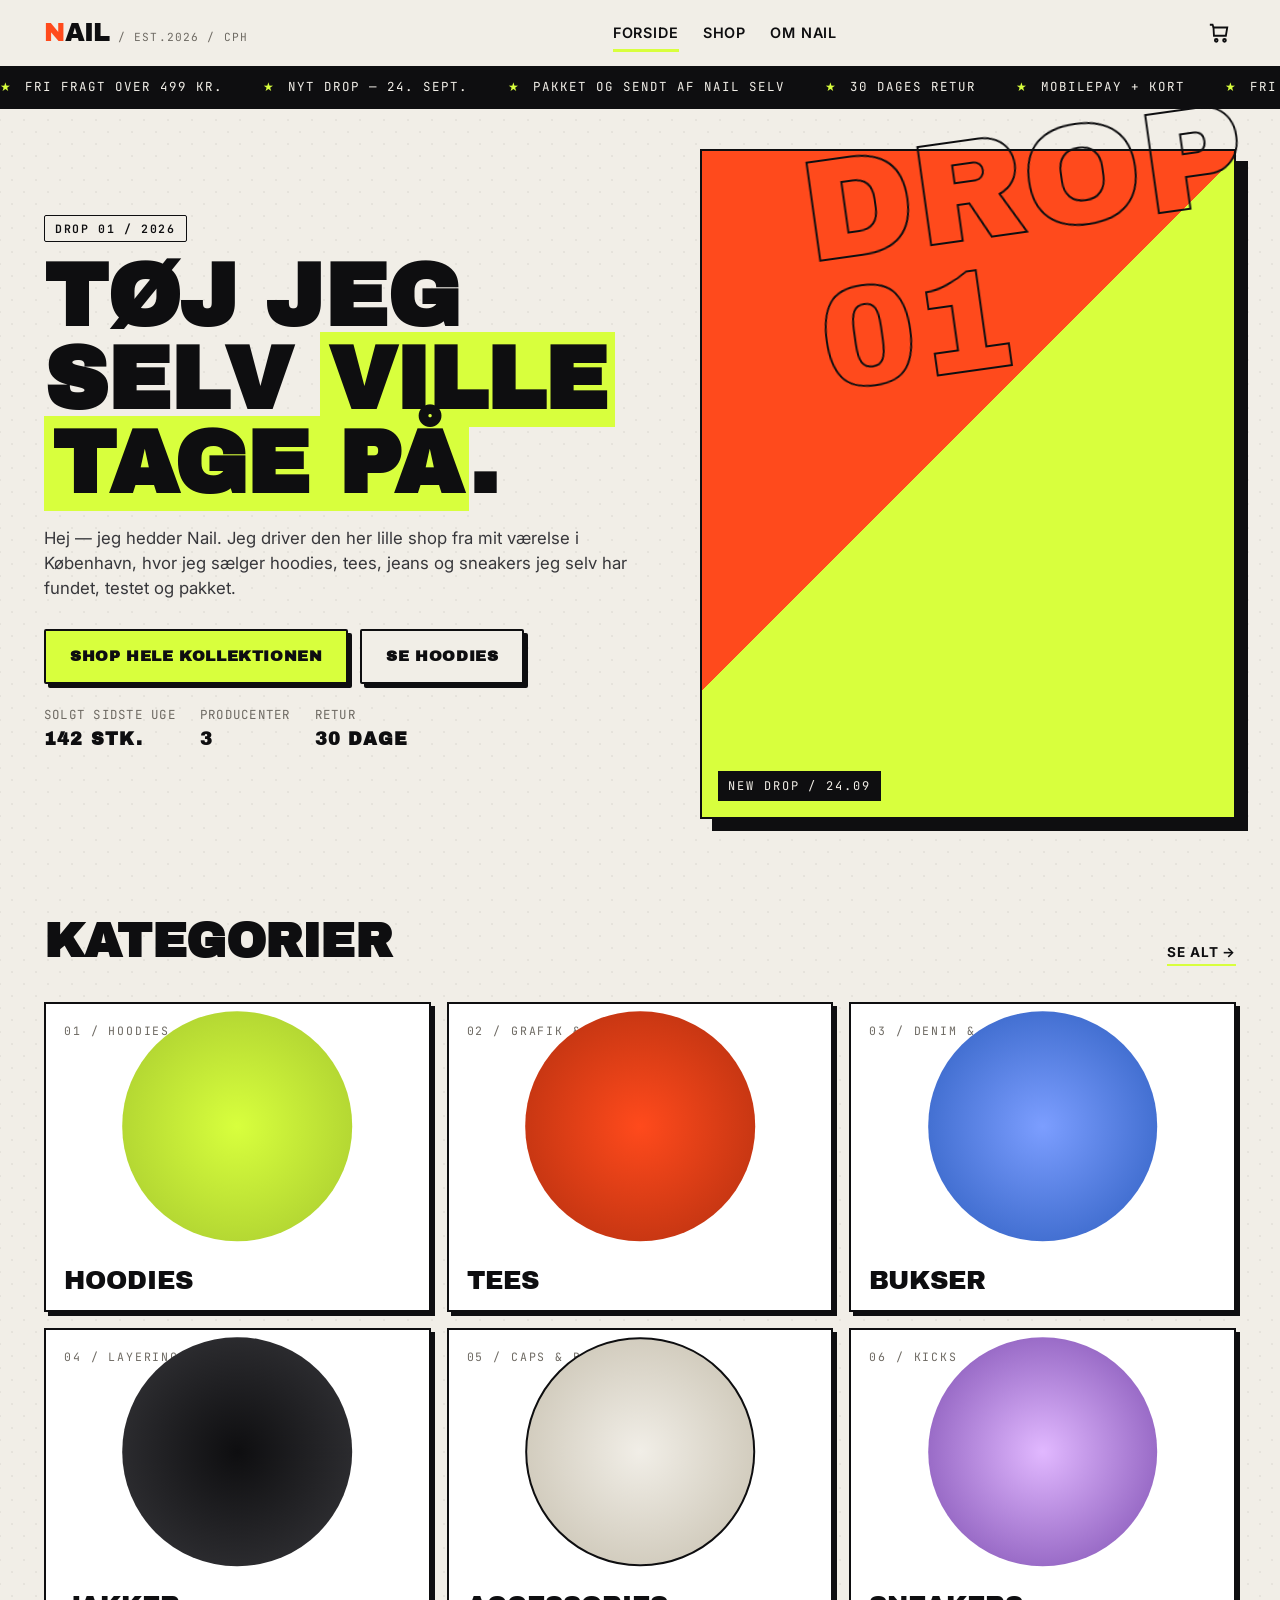
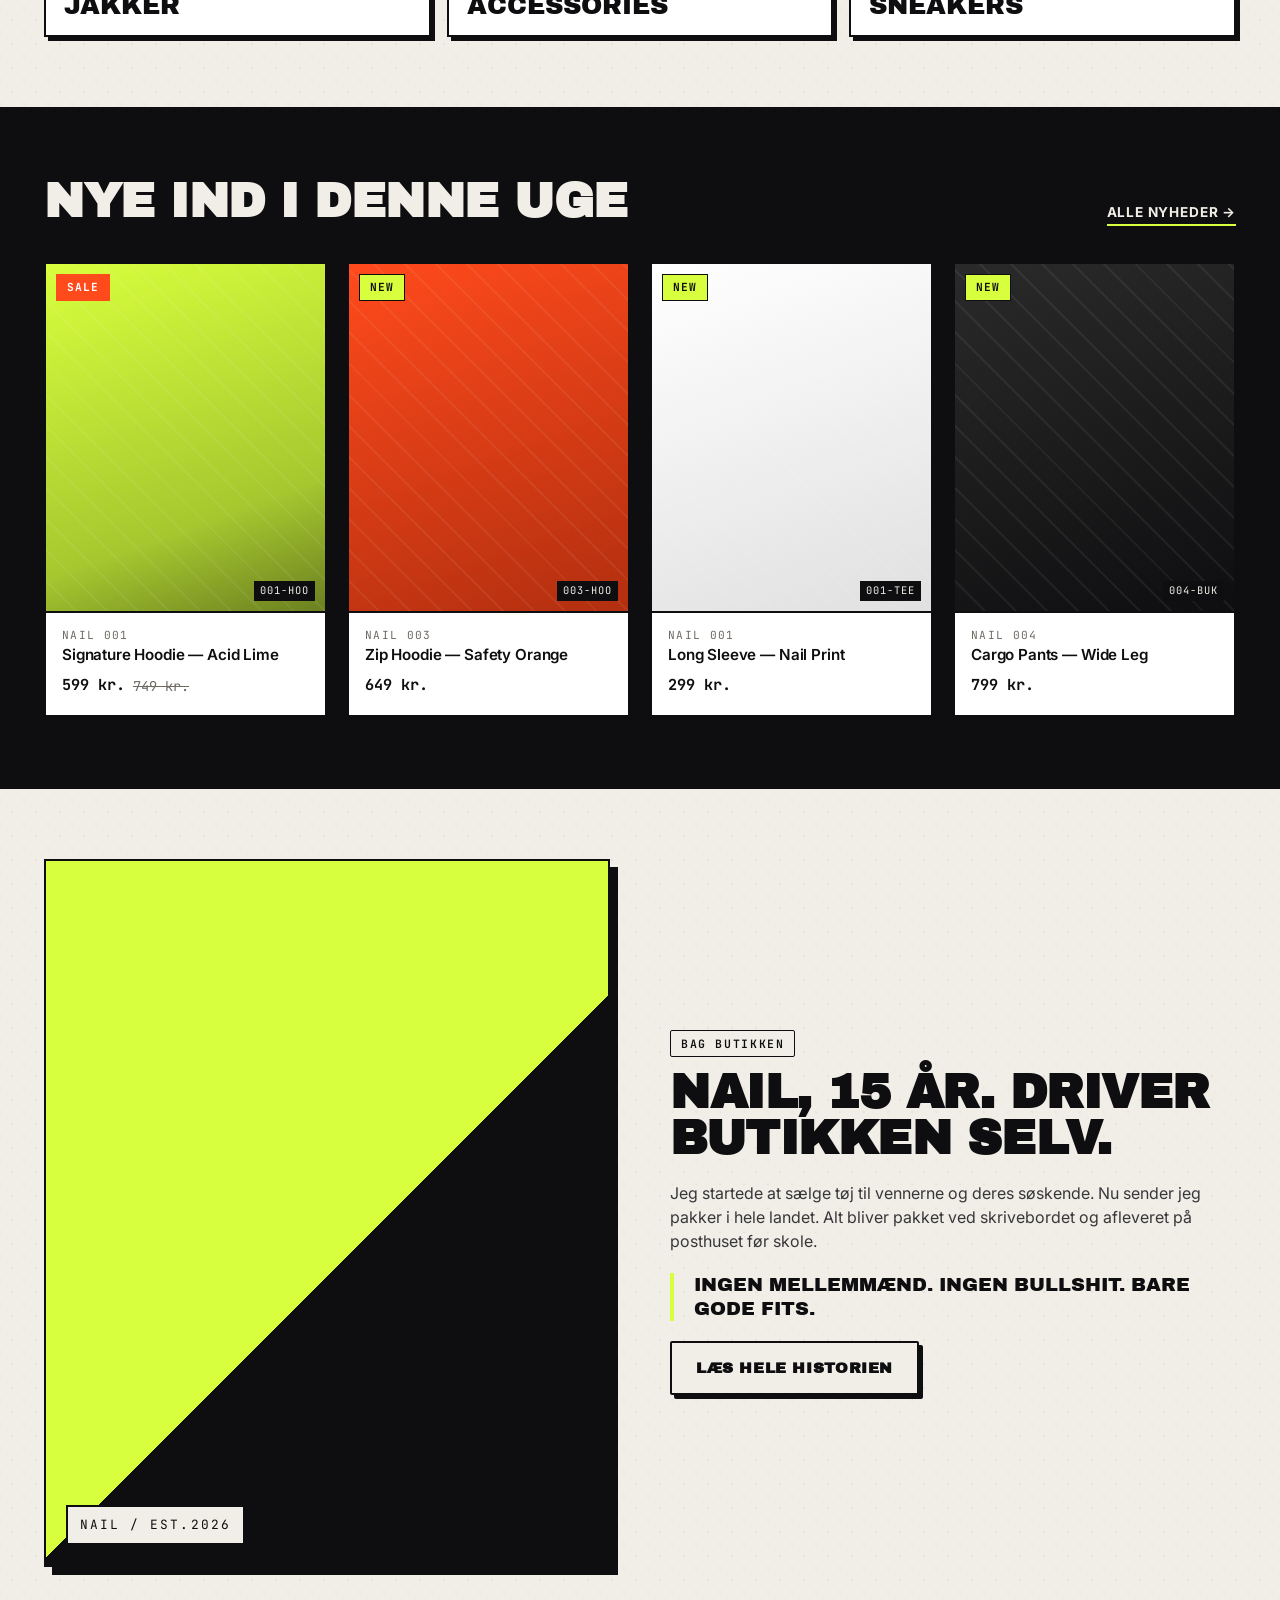
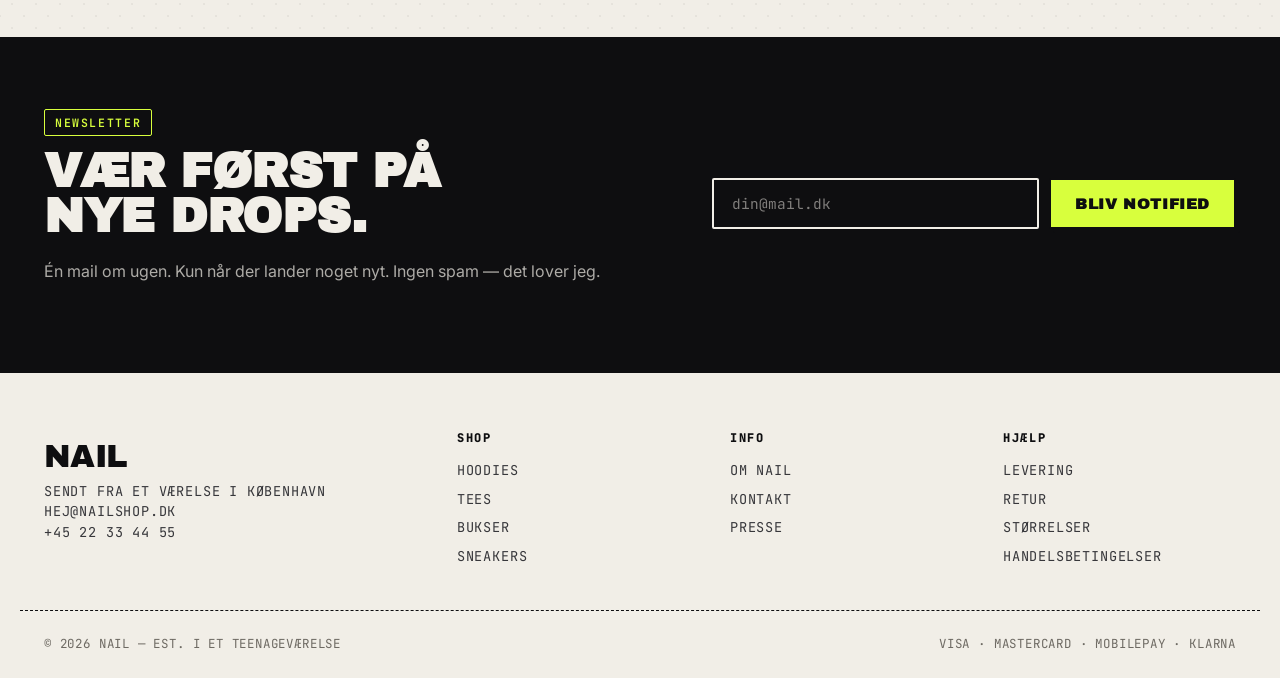
<file: nail-shop/index.html>
<!DOCTYPE html>
<html lang="da">
<head>
<meta charset="UTF-8" />
<meta name="viewport" content="width=device-width, initial-scale=1.0" />
<title>NAIL — Streetwear fra teenageren selv</title>
<meta name="description" content="NAIL. Streetwear, hoodies og sneakers — udvalgt og solgt af Nail. Fri fragt over 499 kr." />
<link rel="stylesheet" href="css/styles.css" />
<link rel="preconnect" href="https://fonts.googleapis.com">
<link rel="preconnect" href="https://fonts.gstatic.com" crossorigin>
<link href="https://fonts.googleapis.com/css2?family=Archivo+Black&family=Inter:wght@400;500;600;700&family=JetBrains+Mono:wght@400;500;700&display=swap" rel="stylesheet">
</head>
<body>
<header class="site-header">
  <div class="container header-inner">
    <a href="index.html" class="brand">
      <span class="brand-mark">NAIL</span>
      <span class="brand-tag">/ EST.2026 / CPH</span>
    </a>
    <nav class="main-nav" aria-label="Hovednavigation">
      <a href="index.html" class="active">Forside</a>
      <a href="shop.html">Shop</a>
      <a href="about.html">Om Nail</a>
    </nav>
    <div class="header-actions">
      <a href="cart.html" class="cart-link" aria-label="Se kurv">
        <svg viewBox="0 0 24 24" width="22" height="22" fill="none" stroke="currentColor" stroke-width="2"><path d="M6 6h15l-1.5 9h-13z"/><circle cx="9" cy="20" r="1.5"/><circle cx="18" cy="20" r="1.5"/><path d="M6 6L5 3H2"/></svg>
        <span class="cart-count" data-cart-count>0</span>
      </a>
      <button class="menu-toggle" aria-label="Åbn menu" aria-expanded="false">
        <span></span><span></span><span></span>
      </button>
    </div>
  </div>
</header>

<div class="ticker" aria-hidden="true">
  <div class="ticker-track">
    <span>Fri fragt over 499 kr.</span>
    <span>Nyt drop — 24. sept.</span>
    <span>Pakket og sendt af Nail selv</span>
    <span>30 dages retur</span>
    <span>MobilePay + kort</span>
    <span>Fri fragt over 499 kr.</span>
    <span>Nyt drop — 24. sept.</span>
    <span>Pakket og sendt af Nail selv</span>
    <span>30 dages retur</span>
    <span>MobilePay + kort</span>
  </div>
</div>

<main>
  <section class="hero">
    <div class="container hero-inner">
      <div class="hero-copy">
        <span class="eyebrow">Drop 01 / 2026</span>
        <h1>Tøj jeg selv <span class="highlight">ville tage på</span>.</h1>
        <p class="lede">
          Hej — jeg hedder Nail. Jeg driver den her lille shop fra mit værelse i København,
          hvor jeg sælger hoodies, tees, jeans og sneakers jeg selv har fundet, testet og pakket.
        </p>
        <div class="hero-actions">
          <a href="shop.html" class="btn btn-primary">Shop hele kollektionen</a>
          <a href="shop.html?category=hoodies" class="btn btn-secondary">Se hoodies</a>
        </div>
        <div class="hero-meta">
          <div><span>Solgt sidste uge</span><strong>142 stk.</strong></div>
          <div><span>Producenter</span><strong>3</strong></div>
          <div><span>Retur</span><strong>30 dage</strong></div>
        </div>
      </div>
      <div class="hero-visual" aria-hidden="true">
        <span class="hero-stamp">DROP<br/>01</span>
        <div class="hero-frame-shadow"></div>
        <div class="hero-frame"></div>
      </div>
    </div>
  </section>

  <section class="section">
    <div class="container">
      <div class="section-head">
        <h2>Kategorier</h2>
        <a href="shop.html" class="link-arrow">Se alt →</a>
      </div>
      <div class="category-grid">
        <a href="shop.html?category=hoodies" class="category-card cat-hoodies">
          <span class="cat-num">01 / Hoodies & Shirts</span>
          <div class="cat-swatch"></div>
          <span class="cat-name">Hoodies</span>
        </a>
        <a href="shop.html?category=tees" class="category-card cat-tees">
          <span class="cat-num">02 / Grafik & Blank</span>
          <div class="cat-swatch"></div>
          <span class="cat-name">Tees</span>
        </a>
        <a href="shop.html?category=bukser" class="category-card cat-bukser">
          <span class="cat-num">03 / Denim & Cargo</span>
          <div class="cat-swatch"></div>
          <span class="cat-name">Bukser</span>
        </a>
        <a href="shop.html?category=jakker" class="category-card cat-jakker">
          <span class="cat-num">04 / Layering</span>
          <div class="cat-swatch"></div>
          <span class="cat-name">Jakker</span>
        </a>
        <a href="shop.html?category=caps" class="category-card cat-caps">
          <span class="cat-num">05 / Caps & Bags</span>
          <div class="cat-swatch"></div>
          <span class="cat-name">Accessories</span>
        </a>
        <a href="shop.html?category=sko" class="category-card cat-sko">
          <span class="cat-num">06 / Kicks</span>
          <div class="cat-swatch"></div>
          <span class="cat-name">Sneakers</span>
        </a>
      </div>
    </div>
  </section>

  <section class="section section-alt">
    <div class="container">
      <div class="section-head">
        <h2>Nye ind i denne uge</h2>
        <a href="shop.html" class="link-arrow" style="color:var(--paper);border-color:var(--accent)">Alle nyheder →</a>
      </div>
      <div class="product-grid" data-featured-products></div>
    </div>
  </section>

  <section class="section">
    <div class="container founder">
      <div class="founder-visual" aria-hidden="true"></div>
      <div>
        <span class="eyebrow">Bag butikken</span>
        <h2>Nail, 15 år. Driver butikken selv.</h2>
        <p>
          Jeg startede at sælge tøj til vennerne og deres søskende. Nu sender jeg pakker
          i hele landet. Alt bliver pakket ved skrivebordet og afleveret på posthuset før skole.
        </p>
        <blockquote>Ingen mellemmænd. Ingen bullshit. Bare gode fits.</blockquote>
        <a href="about.html" class="btn btn-secondary">Læs hele historien</a>
      </div>
    </div>
  </section>

  <section class="section section-alt">
    <div class="container newsletter-inner">
      <div>
        <span class="eyebrow" style="border-color:var(--accent);color:var(--accent)">Newsletter</span>
        <h2>Vær først på nye drops.</h2>
        <p>Én mail om ugen. Kun når der lander noget nyt. Ingen spam — det lover jeg.</p>
      </div>
      <form class="newsletter-form" onsubmit="event.preventDefault(); this.querySelector('button').textContent='Tak — tjek din inbox'; this.reset()">
        <input type="email" required placeholder="din@mail.dk" aria-label="E-mail" />
        <button type="submit" class="btn btn-primary">Bliv notified</button>
      </form>
    </div>
  </section>
</main>

<footer class="site-footer">
  <div class="container footer-grid">
    <div>
      <span class="brand-mark">NAIL</span>
      <p>Sendt fra et værelse i København<br/>hej@nailshop.dk<br/>+45 22 33 44 55</p>
    </div>
    <div>
      <h4>Shop</h4>
      <a href="shop.html?category=hoodies">Hoodies</a>
      <a href="shop.html?category=tees">Tees</a>
      <a href="shop.html?category=bukser">Bukser</a>
      <a href="shop.html?category=sko">Sneakers</a>
    </div>
    <div>
      <h4>Info</h4>
      <a href="about.html">Om Nail</a>
      <a href="#">Kontakt</a>
      <a href="#">Presse</a>
    </div>
    <div>
      <h4>Hjælp</h4>
      <a href="#">Levering</a>
      <a href="#">Retur</a>
      <a href="#">Størrelser</a>
      <a href="#">Handelsbetingelser</a>
    </div>
  </div>
  <div class="container footer-bottom">
    <span>© 2026 NAIL — Est. i et teenageværelse</span>
    <span>Visa · Mastercard · MobilePay · Klarna</span>
  </div>
</footer>

<script src="js/products.js"></script>
<script src="js/cart.js"></script>
<script src="js/main.js"></script>
</body>
</html>
</file>
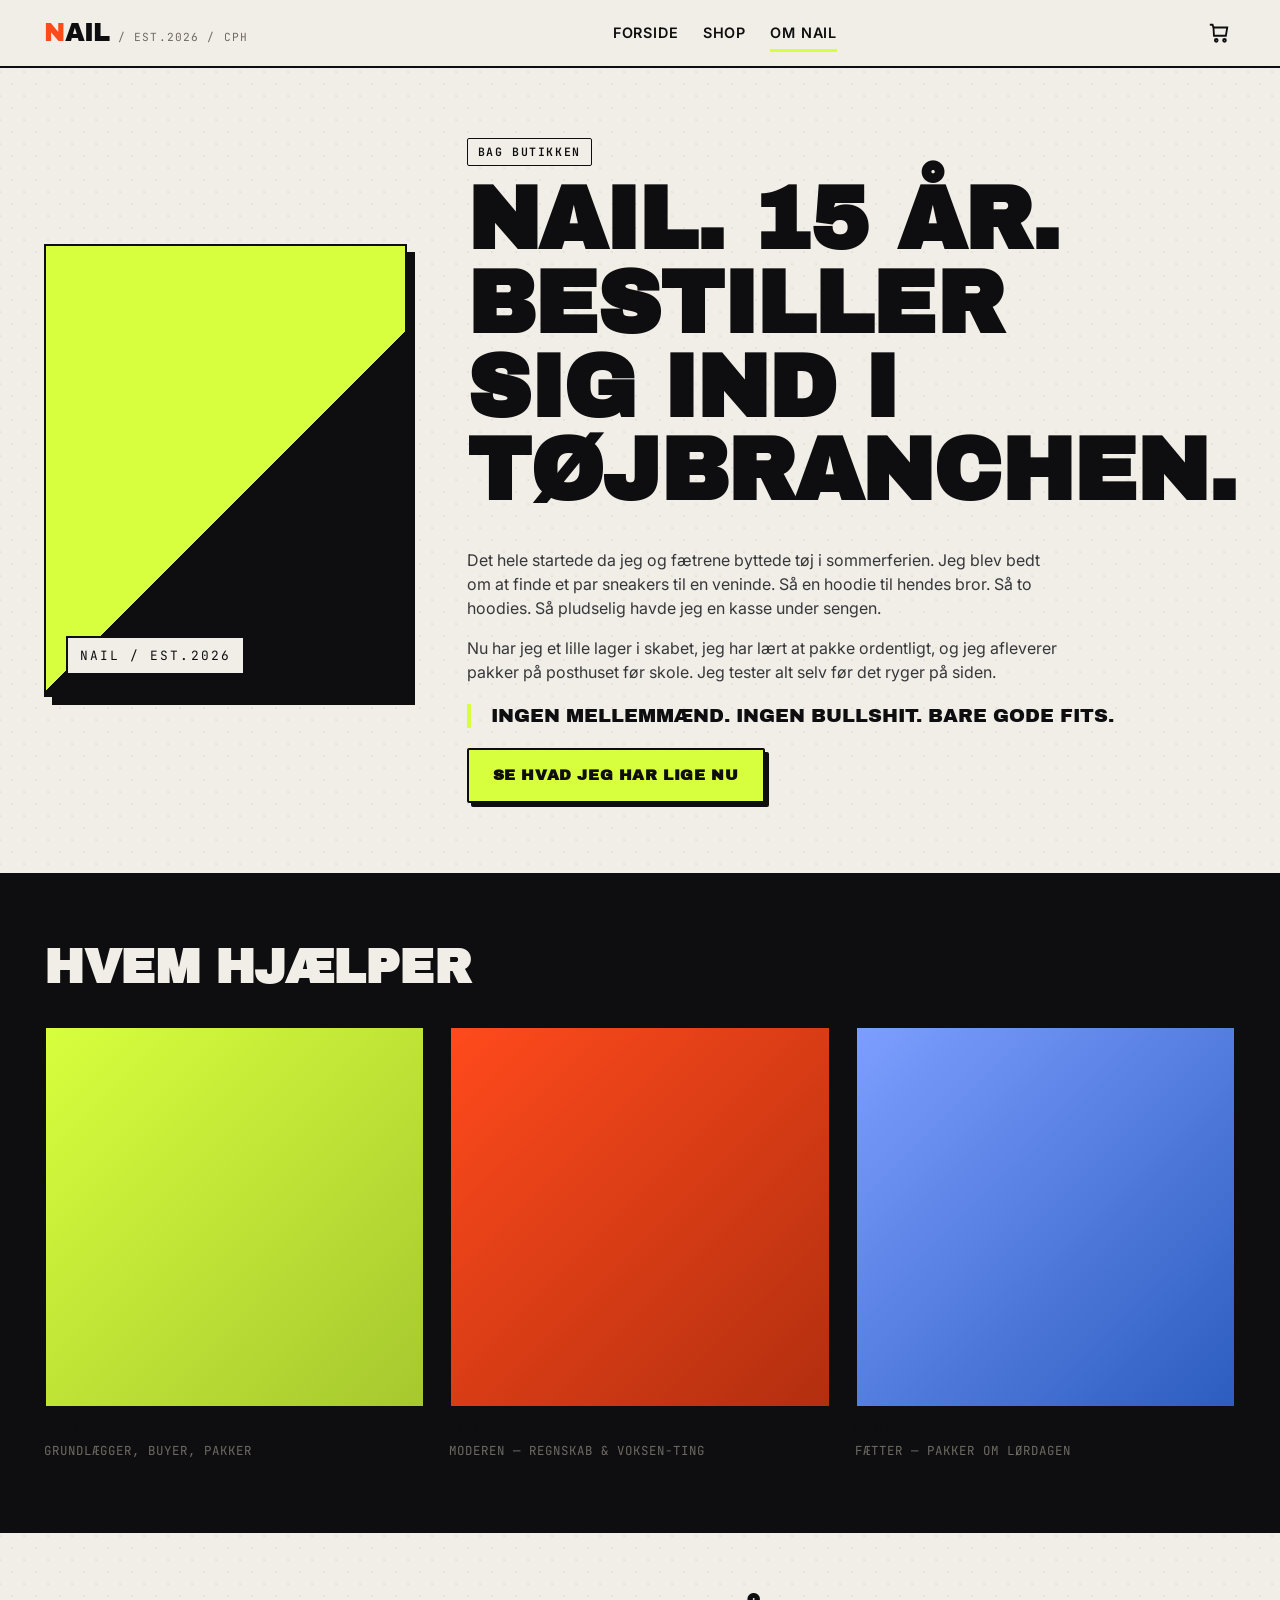
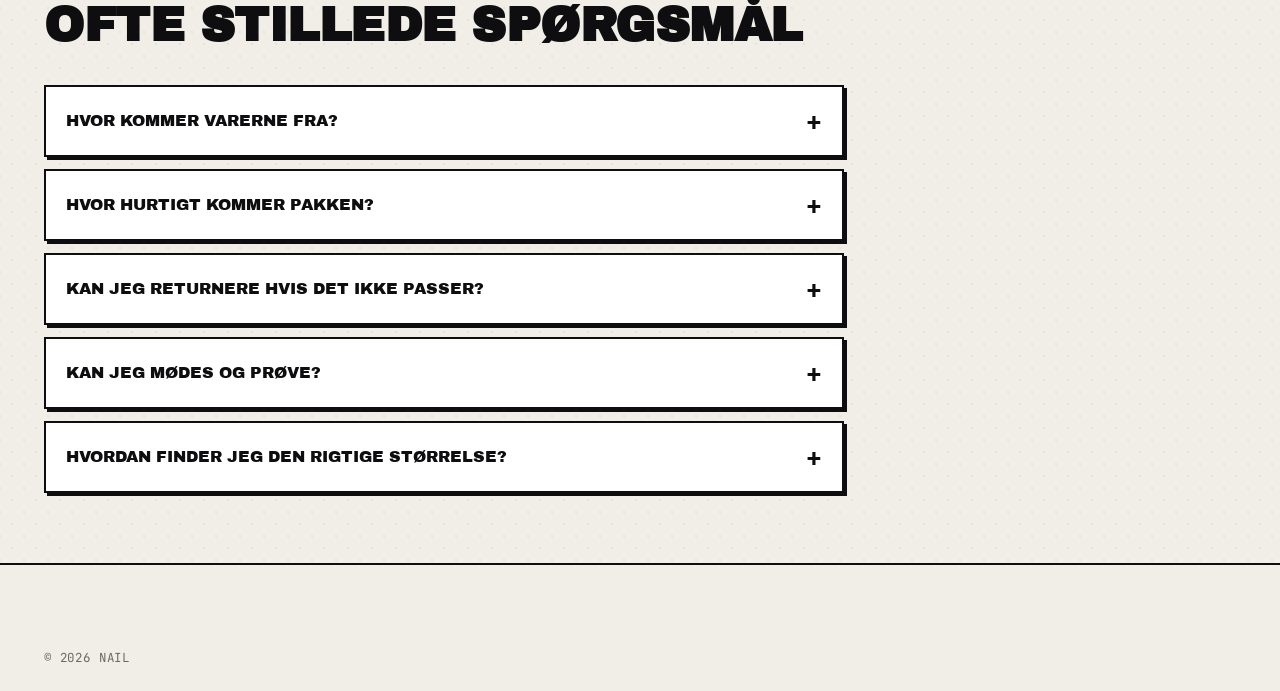
<file: nail-shop/about.html>
<!DOCTYPE html>
<html lang="da">
<head>
<meta charset="UTF-8" />
<meta name="viewport" content="width=device-width, initial-scale=1.0" />
<title>Om Nail — NAIL</title>
<link rel="stylesheet" href="css/styles.css" />
<link href="https://fonts.googleapis.com/css2?family=Archivo+Black&family=Inter:wght@400;500;600;700&family=JetBrains+Mono:wght@400;500;700&display=swap" rel="stylesheet">
</head>
<body>
<header class="site-header">
  <div class="container header-inner">
    <a href="index.html" class="brand">
      <span class="brand-mark">NAIL</span>
      <span class="brand-tag">/ EST.2026 / CPH</span>
    </a>
    <nav class="main-nav">
      <a href="index.html">Forside</a>
      <a href="shop.html">Shop</a>
      <a href="about.html" class="active">Om Nail</a>
    </nav>
    <div class="header-actions">
      <a href="cart.html" class="cart-link">
        <svg viewBox="0 0 24 24" width="22" height="22" fill="none" stroke="currentColor" stroke-width="2"><path d="M6 6h15l-1.5 9h-13z"/><circle cx="9" cy="20" r="1.5"/><circle cx="18" cy="20" r="1.5"/><path d="M6 6L5 3H2"/></svg>
        <span class="cart-count" data-cart-count>0</span>
      </a>
    </div>
  </div>
</header>

<main>
  <section class="section">
    <div class="container founder">
      <div class="founder-visual" aria-hidden="true"></div>
      <div>
        <span class="eyebrow">Bag butikken</span>
        <h1>Nail. 15 år. Bestiller sig ind i tøjbranchen.</h1>
        <p>
          Det hele startede da jeg og fætrene byttede tøj i sommerferien. Jeg blev
          bedt om at finde et par sneakers til en veninde. Så en hoodie til hendes bror.
          Så to hoodies. Så pludselig havde jeg en kasse under sengen.
        </p>
        <p>
          Nu har jeg et lille lager i skabet, jeg har lært at pakke ordentligt, og jeg
          afleverer pakker på posthuset før skole. Jeg tester alt selv før det ryger på siden.
        </p>
        <blockquote>Ingen mellemmænd. Ingen bullshit. Bare gode fits.</blockquote>
        <a href="shop.html" class="btn btn-primary">Se hvad jeg har lige nu</a>
      </div>
    </div>
  </section>

  <section class="section section-alt">
    <div class="container">
      <div class="section-head"><h2>Hvem hjælper</h2></div>
      <div class="team-grid">
        <div class="team-card"><div class="avatar" style="--c1:#D8FF3D;--c2:#A6C82F"></div><h4>Nail</h4><span>Grundlægger, buyer, pakker</span></div>
        <div class="team-card"><div class="avatar" style="--c1:#FF4A1C;--c2:#B22F0F"></div><h4>Amina</h4><span>Moderen — regnskab & voksen-ting</span></div>
        <div class="team-card"><div class="avatar" style="--c1:#7C9EFF;--c2:#2C5DBF"></div><h4>Milo</h4><span>Fætter — pakker om lørdagen</span></div>
      </div>
    </div>
  </section>

  <section class="section">
    <div class="container">
      <div class="section-head"><h2>Ofte stillede spørgsmål</h2></div>
      <div class="faq">
        <details>
          <summary>Hvor kommer varerne fra?</summary>
          <p>De fleste hoodies og tees produceres i Portugal via en lille producent min mor har fundet. Sneakers og accessories vælger jeg selv fra kollektioner jeg tror på.</p>
        </details>
        <details>
          <summary>Hvor hurtigt kommer pakken?</summary>
          <p>1-3 hverdage. Bestiller du inden kl. 15 på en hverdag, ligger pakken på posthuset dagen efter.</p>
        </details>
        <details>
          <summary>Kan jeg returnere hvis det ikke passer?</summary>
          <p>Ja. Du har 30 dage, og returlabelen ligger i pakken. Skriv til hej@nailshop.dk hvis der er noget.</p>
        </details>
        <details>
          <summary>Kan jeg mødes og prøve?</summary>
          <p>Kun hvis du er en ven af huset. Skriv til mig først.</p>
        </details>
        <details>
          <summary>Hvordan finder jeg den rigtige størrelse?</summary>
          <p>På hver produktside står der hvordan den sidder — regular, oversize, mv. Er du i tvivl, så skriv, jeg svarer typisk inden for få timer efter skole.</p>
        </details>
      </div>
    </div>
  </section>
</main>

<footer class="site-footer">
  <div class="container footer-bottom"><span>© 2026 NAIL</span></div>
</footer>

<script src="js/products.js"></script>
<script src="js/cart.js"></script>
<script src="js/main.js"></script>
</body>
</html>
</file>
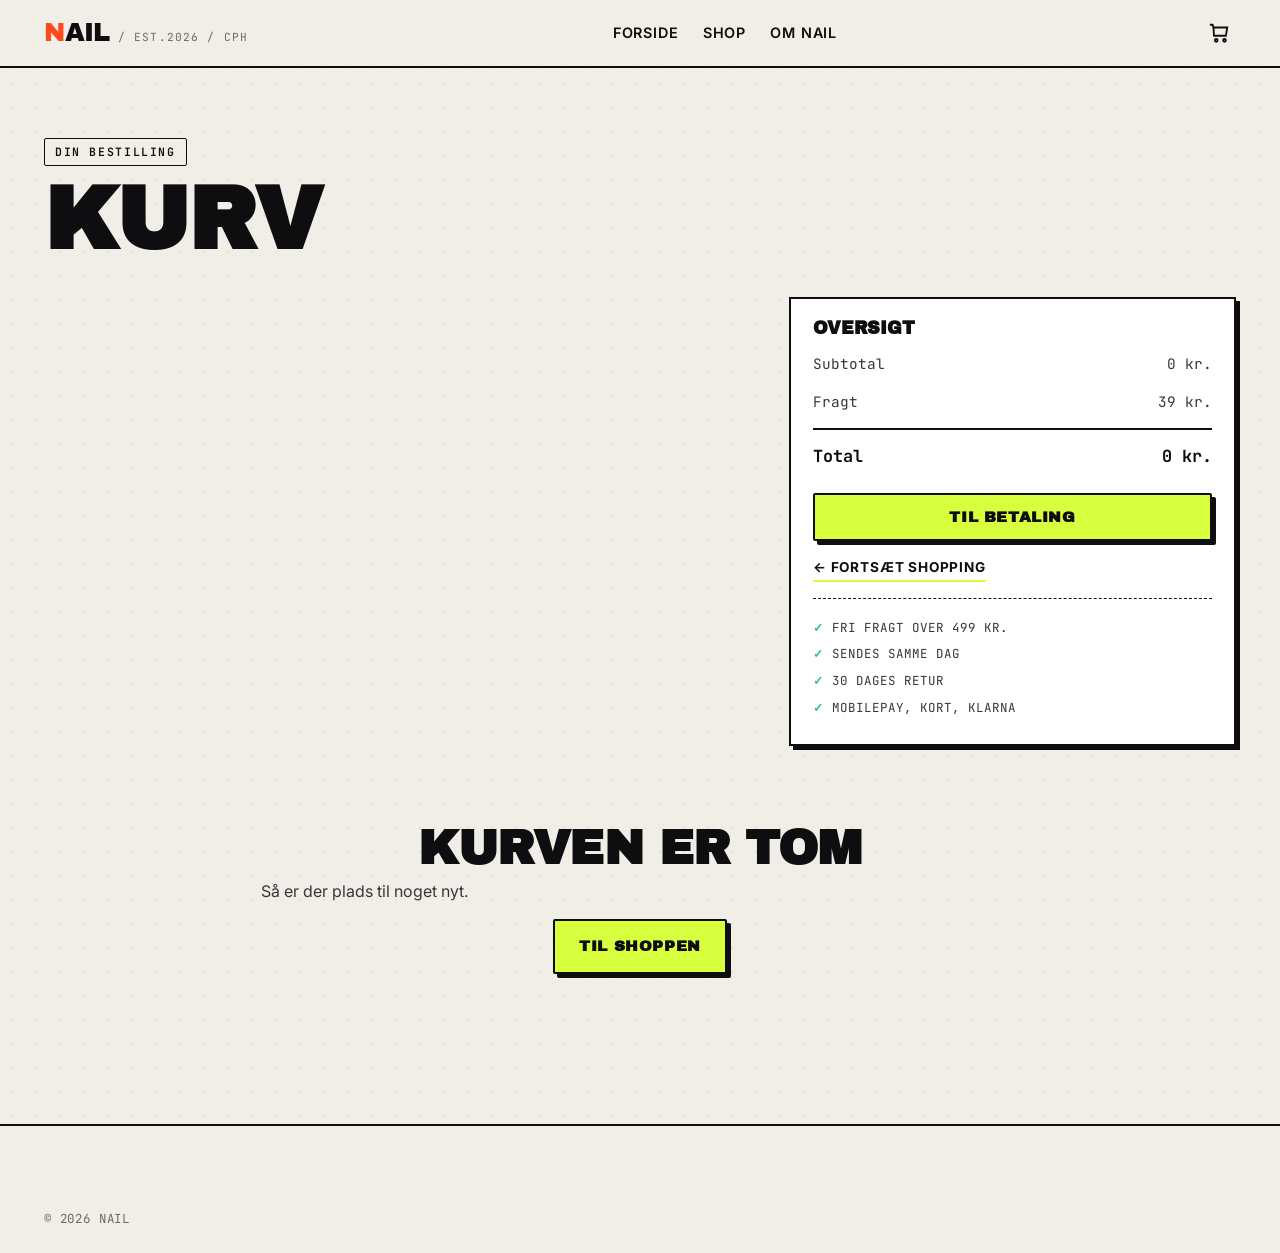
<file: nail-shop/cart.html>
<!DOCTYPE html>
<html lang="da">
<head>
<meta charset="UTF-8" />
<meta name="viewport" content="width=device-width, initial-scale=1.0" />
<title>Kurv — NAIL</title>
<link rel="stylesheet" href="css/styles.css" />
<link href="https://fonts.googleapis.com/css2?family=Archivo+Black&family=Inter:wght@400;500;600;700&family=JetBrains+Mono:wght@400;500;700&display=swap" rel="stylesheet">
</head>
<body>
<header class="site-header">
  <div class="container header-inner">
    <a href="index.html" class="brand">
      <span class="brand-mark">NAIL</span>
      <span class="brand-tag">/ EST.2026 / CPH</span>
    </a>
    <nav class="main-nav">
      <a href="index.html">Forside</a>
      <a href="shop.html">Shop</a>
      <a href="about.html">Om Nail</a>
    </nav>
    <div class="header-actions">
      <a href="cart.html" class="cart-link active">
        <svg viewBox="0 0 24 24" width="22" height="22" fill="none" stroke="currentColor" stroke-width="2"><path d="M6 6h15l-1.5 9h-13z"/><circle cx="9" cy="20" r="1.5"/><circle cx="18" cy="20" r="1.5"/><path d="M6 6L5 3H2"/></svg>
        <span class="cart-count" data-cart-count>0</span>
      </a>
    </div>
  </div>
</header>

<main>
  <section class="section">
    <div class="container">
      <span class="eyebrow">Din bestilling</span>
      <h1>Kurv</h1>
      <div class="cart-layout" data-cart-layout>
        <div class="cart-lines" data-cart-lines></div>
        <aside class="cart-summary">
          <h3>Oversigt</h3>
          <dl>
            <div><dt>Subtotal</dt><dd data-cart-subtotal>0 kr.</dd></div>
            <div><dt>Fragt</dt><dd data-cart-shipping>39 kr.</dd></div>
            <div class="total"><dt>Total</dt><dd data-cart-total>0 kr.</dd></div>
          </dl>
          <button class="btn btn-primary btn-block" data-checkout>Til betaling</button>
          <a href="shop.html" class="link-arrow" style="display:inline-block;margin-top:16px">← Fortsæt shopping</a>
          <ul class="perks">
            <li>Fri fragt over 499 kr.</li>
            <li>Sendes samme dag</li>
            <li>30 dages retur</li>
            <li>MobilePay, kort, Klarna</li>
          </ul>
        </aside>
      </div>
      <div class="cart-empty" data-cart-empty hidden>
        <h2>Kurven er tom</h2>
        <p>Så er der plads til noget nyt.</p>
        <a href="shop.html" class="btn btn-primary">Til shoppen</a>
      </div>
    </div>
  </section>
</main>

<footer class="site-footer">
  <div class="container footer-bottom"><span>© 2026 NAIL</span></div>
</footer>

<script src="js/products.js"></script>
<script src="js/cart.js"></script>
<script src="js/cart-page.js"></script>
<script src="js/main.js"></script>
</body>
</html>
</file>
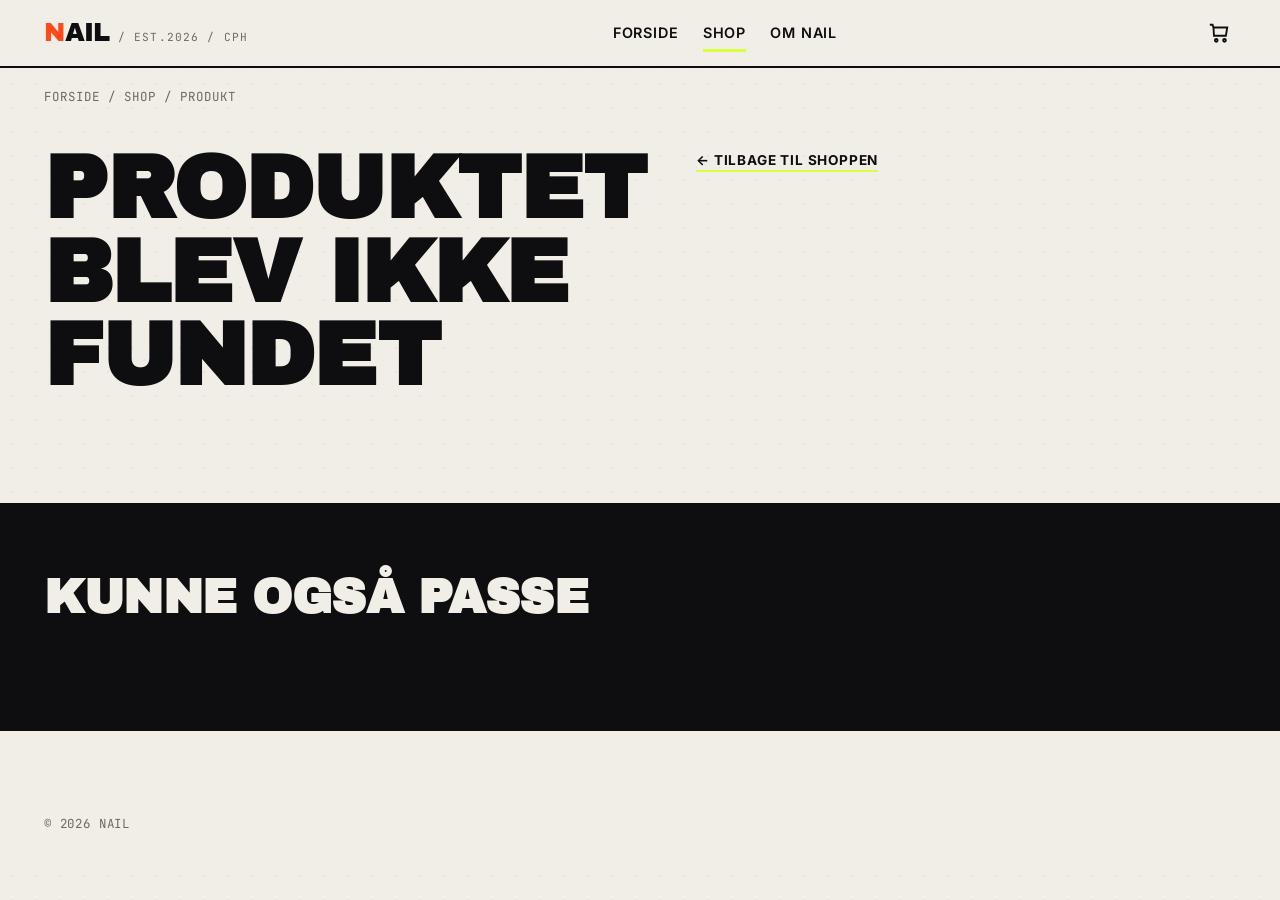
<file: nail-shop/product.html>
<!DOCTYPE html>
<html lang="da">
<head>
<meta charset="UTF-8" />
<meta name="viewport" content="width=device-width, initial-scale=1.0" />
<title>Produkt — NAIL</title>
<link rel="stylesheet" href="css/styles.css" />
<link href="https://fonts.googleapis.com/css2?family=Archivo+Black&family=Inter:wght@400;500;600;700&family=JetBrains+Mono:wght@400;500;700&display=swap" rel="stylesheet">
</head>
<body>
<header class="site-header">
  <div class="container header-inner">
    <a href="index.html" class="brand">
      <span class="brand-mark">NAIL</span>
      <span class="brand-tag">/ EST.2026 / CPH</span>
    </a>
    <nav class="main-nav">
      <a href="index.html">Forside</a>
      <a href="shop.html" class="active">Shop</a>
      <a href="about.html">Om Nail</a>
    </nav>
    <div class="header-actions">
      <a href="cart.html" class="cart-link" aria-label="Se kurv">
        <svg viewBox="0 0 24 24" width="22" height="22" fill="none" stroke="currentColor" stroke-width="2"><path d="M6 6h15l-1.5 9h-13z"/><circle cx="9" cy="20" r="1.5"/><circle cx="18" cy="20" r="1.5"/><path d="M6 6L5 3H2"/></svg>
        <span class="cart-count" data-cart-count>0</span>
      </a>
    </div>
  </div>
</header>

<main>
  <div class="container">
    <nav class="crumbs" aria-label="Sti">
      <a href="index.html">Forside</a> / <a href="shop.html">Shop</a> / <span data-crumb-name>Produkt</span>
    </nav>
  </div>
  <section class="pdp" data-product-detail>
    <p class="container">Indlæser produkt…</p>
  </section>

  <section class="section section-alt">
    <div class="container">
      <div class="section-head"><h2>Kunne også passe</h2></div>
      <div class="product-grid" data-related-products></div>
    </div>
  </section>
</main>

<footer class="site-footer">
  <div class="container footer-bottom"><span>© 2026 NAIL</span></div>
</footer>

<script src="js/products.js"></script>
<script src="js/cart.js"></script>
<script src="js/product.js"></script>
<script src="js/main.js"></script>
</body>
</html>
</file>
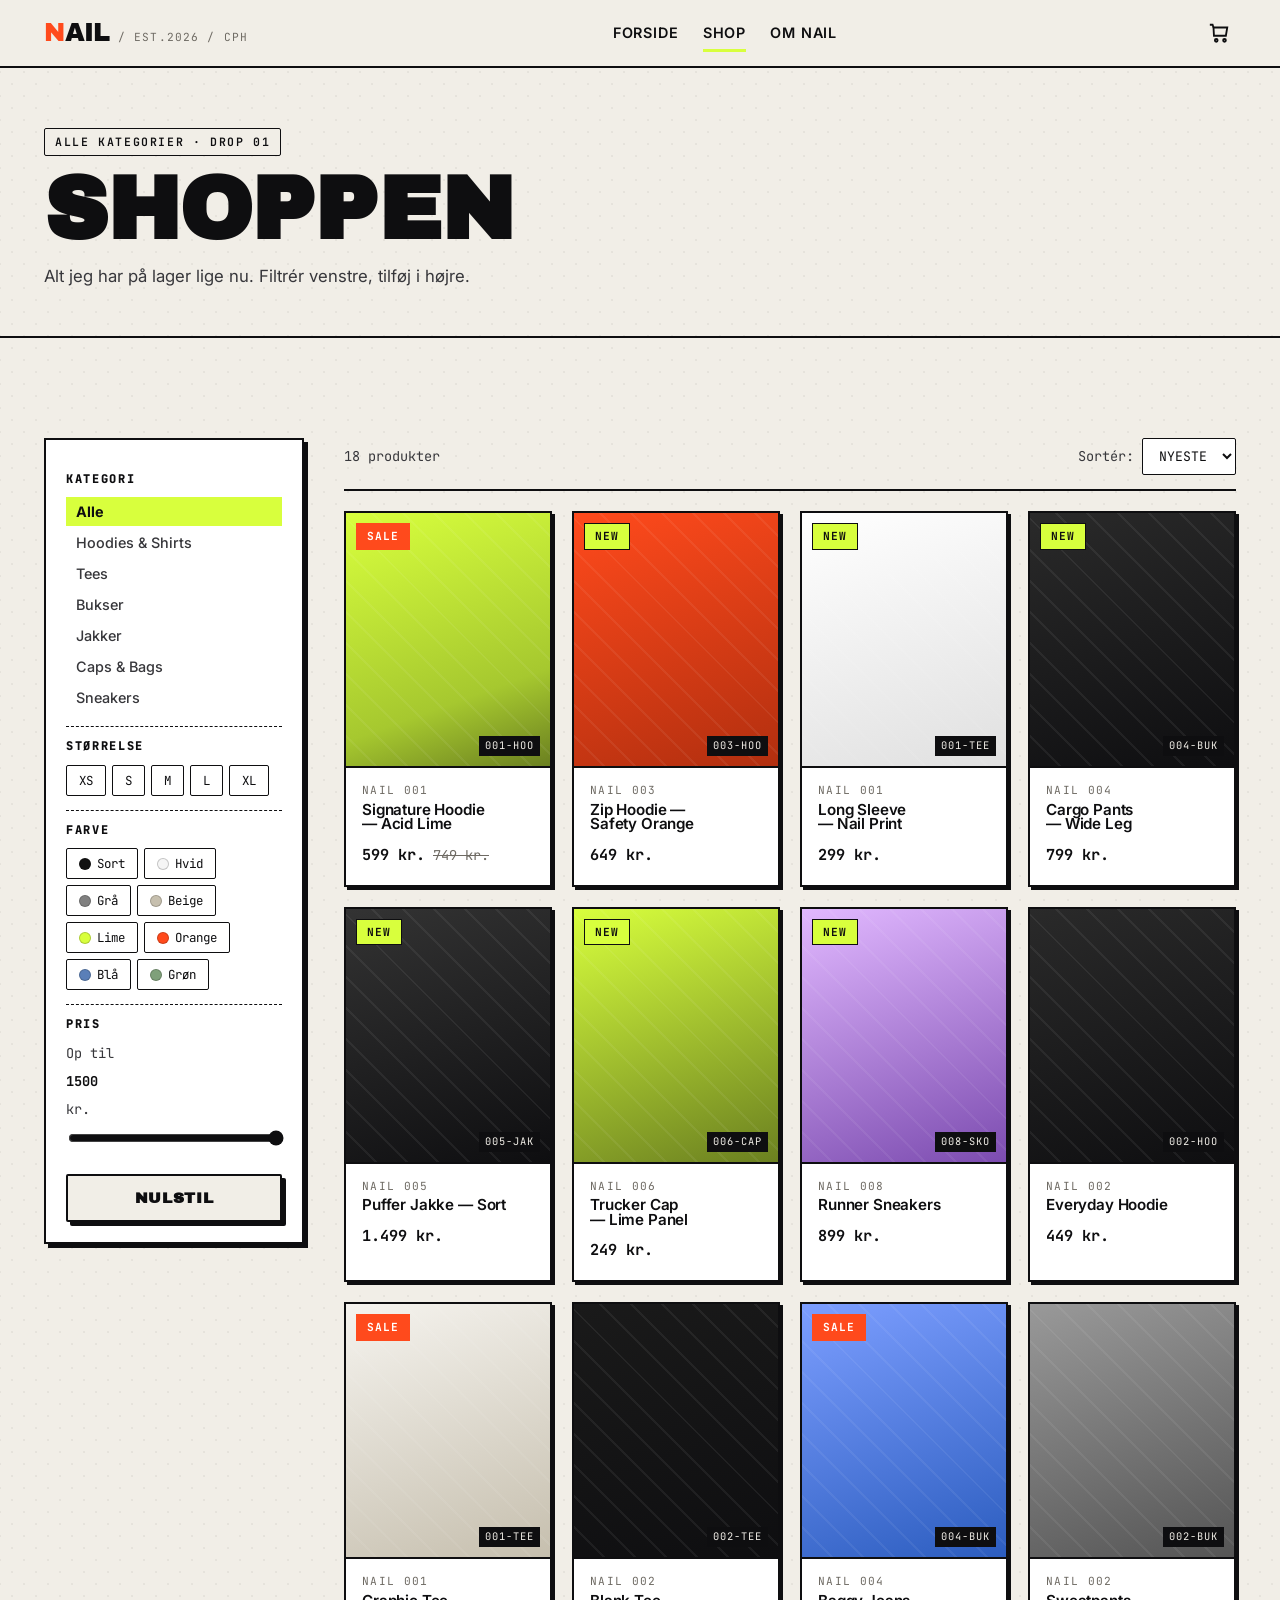
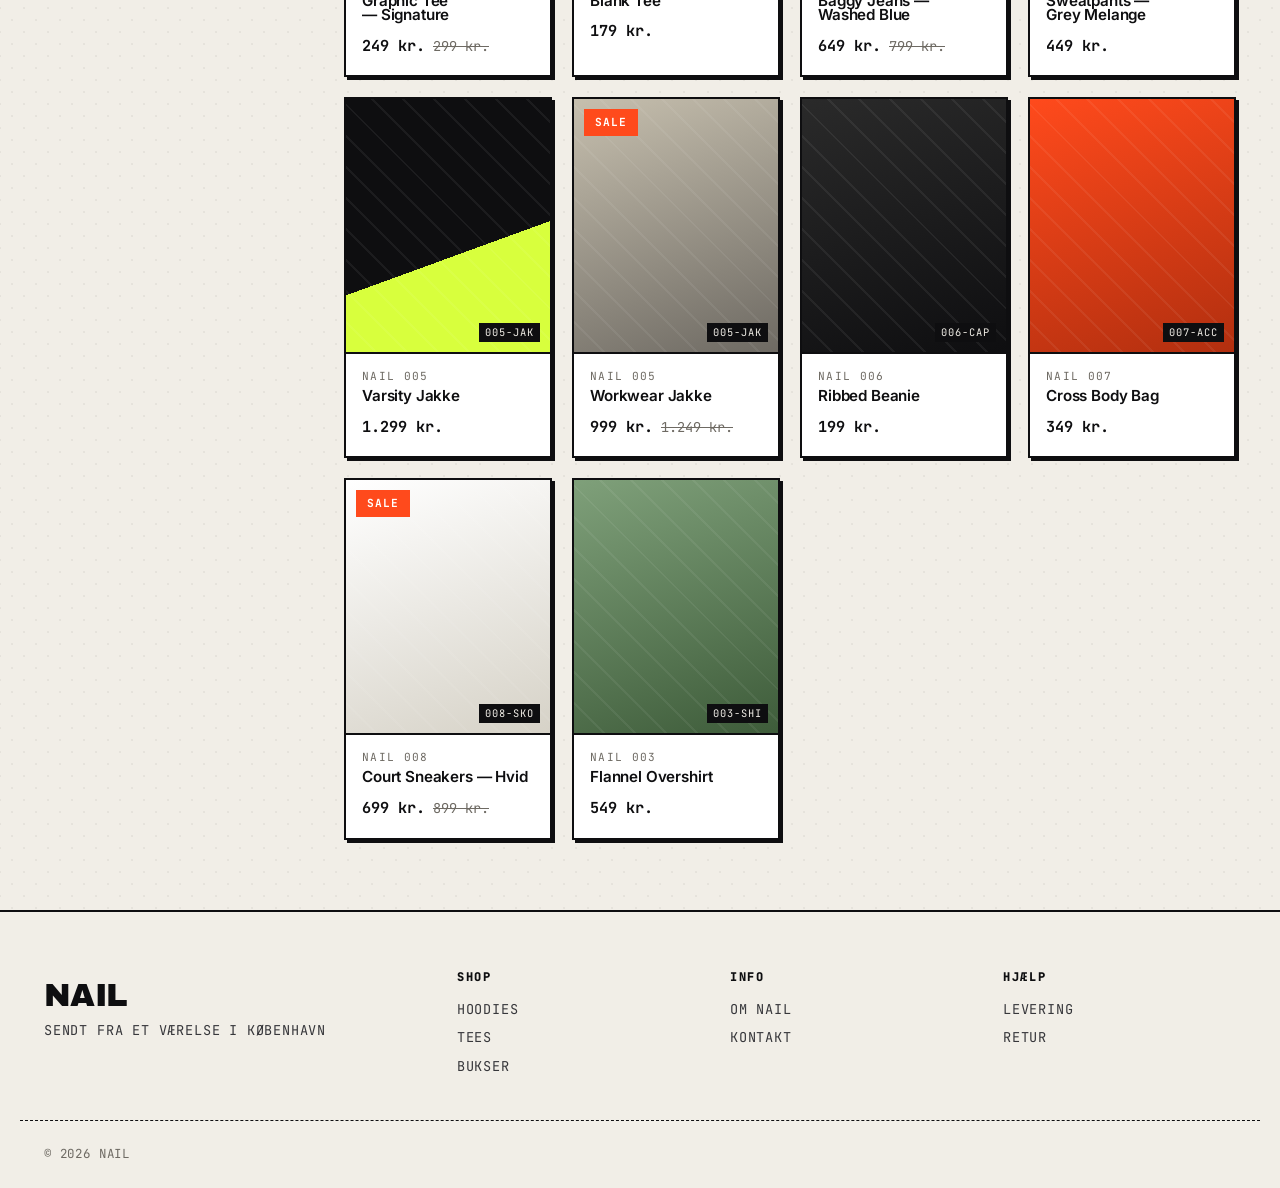
<file: nail-shop/shop.html>
<!DOCTYPE html>
<html lang="da">
<head>
<meta charset="UTF-8" />
<meta name="viewport" content="width=device-width, initial-scale=1.0" />
<title>Shop — NAIL</title>
<link rel="stylesheet" href="css/styles.css" />
<link href="https://fonts.googleapis.com/css2?family=Archivo+Black&family=Inter:wght@400;500;600;700&family=JetBrains+Mono:wght@400;500;700&display=swap" rel="stylesheet">
</head>
<body>
<header class="site-header">
  <div class="container header-inner">
    <a href="index.html" class="brand">
      <span class="brand-mark">NAIL</span>
      <span class="brand-tag">/ EST.2026 / CPH</span>
    </a>
    <nav class="main-nav">
      <a href="index.html">Forside</a>
      <a href="shop.html" class="active">Shop</a>
      <a href="about.html">Om Nail</a>
    </nav>
    <div class="header-actions">
      <a href="cart.html" class="cart-link" aria-label="Se kurv">
        <svg viewBox="0 0 24 24" width="22" height="22" fill="none" stroke="currentColor" stroke-width="2"><path d="M6 6h15l-1.5 9h-13z"/><circle cx="9" cy="20" r="1.5"/><circle cx="18" cy="20" r="1.5"/><path d="M6 6L5 3H2"/></svg>
        <span class="cart-count" data-cart-count>0</span>
      </a>
      <button class="menu-toggle" aria-label="Åbn menu"><span></span><span></span><span></span></button>
    </div>
  </div>
</header>

<main>
  <section class="shop-hero">
    <div class="container">
      <span class="eyebrow">Alle kategorier · Drop 01</span>
      <h1>Shoppen</h1>
      <p class="lede">Alt jeg har på lager lige nu. Filtrér venstre, tilføj i højre.</p>
    </div>
  </section>

  <section class="section shop-layout">
    <div class="container shop-grid">
      <aside class="shop-filters" aria-label="Filtre">
        <div class="filter-block">
          <h3>Kategori</h3>
          <ul class="filter-list" data-filter="category">
            <li><button data-value="all" class="active">Alle</button></li>
            <li><button data-value="hoodies">Hoodies & Shirts</button></li>
            <li><button data-value="tees">Tees</button></li>
            <li><button data-value="bukser">Bukser</button></li>
            <li><button data-value="jakker">Jakker</button></li>
            <li><button data-value="caps">Caps & Bags</button></li>
            <li><button data-value="sko">Sneakers</button></li>
          </ul>
        </div>
        <div class="filter-block">
          <h3>Størrelse</h3>
          <div class="chip-row" data-filter="size">
            <button data-value="XS">XS</button>
            <button data-value="S">S</button>
            <button data-value="M">M</button>
            <button data-value="L">L</button>
            <button data-value="XL">XL</button>
          </div>
        </div>
        <div class="filter-block">
          <h3>Farve</h3>
          <div class="chip-row" data-filter="color">
            <button data-value="Sort" style="--sw:#111">Sort</button>
            <button data-value="Hvid" style="--sw:#f5f5f5">Hvid</button>
            <button data-value="Grå" style="--sw:#808080">Grå</button>
            <button data-value="Beige" style="--sw:#c6bfae">Beige</button>
            <button data-value="Lime" style="--sw:#D8FF3D">Lime</button>
            <button data-value="Orange" style="--sw:#FF4A1C">Orange</button>
            <button data-value="Blå" style="--sw:#5a7fb8">Blå</button>
            <button data-value="Grøn" style="--sw:#7fa07a">Grøn</button>
          </div>
        </div>
        <div class="filter-block">
          <h3>Pris</h3>
          <label class="price-range">
            Op til <output data-price-out>1500</output> kr.
            <input type="range" min="0" max="1500" step="50" value="1500" data-filter="price" />
          </label>
        </div>
        <button class="btn btn-secondary btn-block" data-reset-filters>Nulstil</button>
      </aside>

      <div>
        <div class="shop-toolbar">
          <span data-result-count>0 produkter</span>
          <label class="sort">
            Sortér:
            <select data-sort>
              <option value="new">Nyeste</option>
              <option value="price-asc">Pris ↑</option>
              <option value="price-desc">Pris ↓</option>
              <option value="name">A–Å</option>
            </select>
          </label>
        </div>
        <div class="product-grid" data-product-grid></div>
        <p class="empty-state" data-empty hidden>// Ingen produkter matcher</p>
      </div>
    </div>
  </section>
</main>

<footer class="site-footer">
  <div class="container footer-grid">
    <div><span class="brand-mark">NAIL</span><p>Sendt fra et værelse i København</p></div>
    <div><h4>Shop</h4><a href="shop.html?category=hoodies">Hoodies</a><a href="shop.html?category=tees">Tees</a><a href="shop.html?category=bukser">Bukser</a></div>
    <div><h4>Info</h4><a href="about.html">Om Nail</a><a href="#">Kontakt</a></div>
    <div><h4>Hjælp</h4><a href="#">Levering</a><a href="#">Retur</a></div>
  </div>
  <div class="container footer-bottom"><span>© 2026 NAIL</span></div>
</footer>

<script src="js/products.js"></script>
<script src="js/cart.js"></script>
<script src="js/shop.js"></script>
<script src="js/main.js"></script>
</body>
</html>
</file>
<file: nail-shop/css/styles.css>
:root {
  /* Warm paper ground with a graphite ink; one loud accent (electric lime), one alert (safety orange). */
  --paper: #F1EEE7;
  --paper-2: #E7E3D9;
  --card: #FFFFFF;
  --ink: #0E0E10;
  --ink-2: #37373B;
  --ink-3: #6E6A63;
  --line: #D6D2C7;
  --line-strong: #0E0E10;
  --accent: #D8FF3D;      /* electric lime */
  --accent-ink: #0E0E10;
  --alert: #FF4A1C;       /* safety orange for sale */
  --good: #2FBE7A;
  --shadow-hard: 4px 4px 0 var(--ink);
  --shadow-soft: 0 12px 28px rgba(14,14,16,0.10);
  --font-display: 'Archivo Black', 'Impact', 'Arial Black', sans-serif;
  --font-body: 'Inter', -apple-system, BlinkMacSystemFont, 'Segoe UI', Roboto, sans-serif;
  --font-mono: 'JetBrains Mono', ui-monospace, SFMono-Regular, Menlo, monospace;
  --container: 1240px;
}

* { box-sizing: border-box; }
html, body { margin: 0; padding: 0; }
body {
  font-family: var(--font-body);
  color: var(--ink);
  background: var(--paper);
  background-image:
    radial-gradient(rgba(14,14,16,.05) 1px, transparent 1px),
    radial-gradient(rgba(14,14,16,.05) 1px, transparent 1px);
  background-size: 24px 24px, 24px 24px;
  background-position: 0 0, 12px 12px;
  line-height: 1.5;
  -webkit-font-smoothing: antialiased;
}
img { max-width: 100%; display: block; }
a { color: inherit; text-decoration: none; }
button { font-family: inherit; cursor: pointer; }

h1, h2, h3, h4 { font-family: var(--font-display); font-weight: 900; color: var(--ink); line-height: 0.95; letter-spacing: -0.01em; margin: 0 0 0.4em; text-wrap: balance; }
h1 { font-size: clamp(2.6rem, 7vw, 5.5rem); text-transform: uppercase; }
h2 { font-size: clamp(1.8rem, 4vw, 3rem); text-transform: uppercase; }
h3 { font-size: 1.1rem; }
p { margin: 0 0 1em; color: var(--ink-2); max-width: 60ch; }
.lede { font-size: 1.05rem; color: var(--ink-2); max-width: 55ch; }
.eyebrow { display: inline-block; font-family: var(--font-mono); text-transform: uppercase; letter-spacing: 0.14em; font-size: 0.72rem; color: var(--ink); font-weight: 600; margin-bottom: 0.8rem; padding: 4px 10px; border: 1px solid var(--ink); border-radius: 2px; background: var(--paper); }

.container { max-width: var(--container); margin: 0 auto; padding: 0 24px; }

/* ---------- Header ---------- */
.site-header {
  position: sticky; top: 0; z-index: 100;
  background: var(--paper);
  border-bottom: 2px solid var(--ink);
}
.header-inner { display: flex; align-items: center; justify-content: space-between; padding: 14px 24px; gap: 16px; }
.brand { display: flex; align-items: baseline; gap: 8px; }
.brand-mark {
  font-family: var(--font-display); font-size: 1.6rem; color: var(--ink);
  letter-spacing: -0.02em;
}
.brand-mark::first-letter { color: var(--alert); }
.brand-tag { font-family: var(--font-mono); font-size: 0.7rem; text-transform: uppercase; color: var(--ink-3); letter-spacing: 0.1em; }

.main-nav { display: flex; align-items: center; gap: 24px; }
.main-nav a { color: var(--ink); font-weight: 600; font-size: 0.9rem; text-transform: uppercase; letter-spacing: 0.06em; padding: 6px 0; position: relative; }
.main-nav a:hover { color: var(--alert); }
.main-nav a.active::after {
  content: ""; position: absolute; left: 0; right: 0; bottom: -2px; height: 3px;
  background: var(--accent);
}

.header-actions { display: flex; align-items: center; gap: 14px; }
.cart-link { position: relative; color: var(--ink); display: inline-flex; padding: 6px; }
.cart-link:hover { color: var(--alert); }
.cart-count {
  position: absolute; top: -2px; right: -6px;
  background: var(--alert); color: white; border-radius: 999px;
  font-size: 0.7rem; font-weight: 700; padding: 2px 6px; min-width: 20px; text-align: center;
  font-family: var(--font-mono);
}
.menu-toggle { display: none; background: none; border: 0; padding: 8px; }
.menu-toggle span { display: block; width: 22px; height: 2px; background: var(--ink); margin: 4px 0; }

/* ---------- Marquee ticker ---------- */
.ticker {
  background: var(--ink); color: var(--paper);
  overflow: hidden; border-bottom: 2px solid var(--ink);
  font-family: var(--font-mono); font-size: 0.78rem; text-transform: uppercase; letter-spacing: 0.16em;
}
.ticker-track {
  display: inline-flex; gap: 40px; padding: 10px 0;
  white-space: nowrap; animation: ticker 40s linear infinite;
  will-change: transform;
}
.ticker-track span::before { content: "★"; margin-right: 12px; color: var(--accent); }
@keyframes ticker { from { transform: translateX(0); } to { transform: translateX(-50%); } }
@media (prefers-reduced-motion: reduce) { .ticker-track { animation: none; } }

/* ---------- Buttons ---------- */
.btn {
  display: inline-flex; align-items: center; justify-content: center; gap: 8px;
  padding: 14px 24px; border-radius: 2px; border: 2px solid var(--ink);
  font-family: var(--font-display); font-weight: 900; font-size: 0.95rem;
  text-transform: uppercase; letter-spacing: 0.04em;
  transition: transform .12s ease, background .15s ease, color .15s ease, box-shadow .15s ease;
  cursor: pointer; white-space: nowrap;
  background: var(--ink); color: var(--paper); box-shadow: var(--shadow-hard);
}
.btn:hover { transform: translate(-2px,-2px); box-shadow: 6px 6px 0 var(--ink); }
.btn:active { transform: translate(2px,2px); box-shadow: 0 0 0 var(--ink); }
.btn-primary { background: var(--accent); color: var(--accent-ink); }
.btn-secondary { background: var(--paper); color: var(--ink); }
.btn-ghost { background: transparent; color: var(--ink); box-shadow: none; padding: 8px 14px; }
.btn-ghost:hover { background: var(--ink); color: var(--paper); box-shadow: none; transform: none; }
.btn-block { display: flex; width: 100%; margin-top: 12px; }

.link-arrow { color: var(--ink); font-weight: 700; text-transform: uppercase; font-size: 0.85rem; letter-spacing: 0.06em; border-bottom: 2px solid var(--accent); padding-bottom: 2px; }
.link-arrow:hover { color: var(--alert); border-color: var(--alert); }

/* ---------- Hero ---------- */
.hero { padding: 40px 0 30px; position: relative; }
.hero h1 { margin-bottom: 20px; }
.hero-inner { display: grid; grid-template-columns: 1.15fr 1fr; gap: 40px; align-items: center; }
.hero-copy .highlight {
  background: var(--accent); padding: 0 8px; box-decoration-break: clone; -webkit-box-decoration-break: clone;
  color: var(--accent-ink);
}
.hero-actions { display: flex; gap: 12px; margin: 28px 0 22px; flex-wrap: wrap; }
.hero-meta { display: flex; gap: 24px; font-family: var(--font-mono); font-size: 0.78rem; text-transform: uppercase; letter-spacing: 0.1em; color: var(--ink-3); flex-wrap: wrap; }
.hero-meta strong { color: var(--ink); font-weight: 700; display: block; font-size: 1.1rem; font-family: var(--font-display); margin-top: 2px; }

.hero-visual { position: relative; aspect-ratio: 4/5; }
.hero-frame {
  position: absolute; inset: 0; border: 2px solid var(--ink);
  background: linear-gradient(135deg, #FF4A1C 0%, #FF4A1C 45%, #D8FF3D 45%, #D8FF3D 100%);
  overflow: hidden;
}
.hero-frame::after {
  content: "NEW DROP / 24.09"; position: absolute; bottom: 16px; left: 16px;
  font-family: var(--font-mono); font-size: 0.75rem; letter-spacing: 0.16em;
  background: var(--ink); color: var(--paper); padding: 6px 10px;
}
.hero-frame-shadow {
  position: absolute; inset: 12px -12px -12px 12px; background: var(--ink); z-index: -1;
}

/* Big oversized number stamp on hero */
.hero-stamp {
  position: absolute; top: -30px; right: -20px; z-index: 2;
  font-family: var(--font-display); font-size: clamp(4rem, 12vw, 9rem);
  color: transparent; -webkit-text-stroke: 2px var(--ink);
  transform: rotate(-8deg); pointer-events: none;
  line-height: 0.9;
}

/* ---------- Sections ---------- */
.section { padding: 70px 0; }
.section-alt { background: var(--ink); color: var(--paper); border-block: 2px solid var(--ink); }
.section-alt h1, .section-alt h2, .section-alt h3 { color: var(--paper); }
.section-alt p, .section-alt .lede { color: rgba(241,238,231,0.7); }
.section-alt .eyebrow { background: var(--ink); color: var(--paper); border-color: var(--paper); }
.section-head { display: flex; align-items: baseline; justify-content: space-between; margin-bottom: 36px; gap: 20px; flex-wrap: wrap; }
.section-head h2 { margin: 0; }

/* ---------- Categories ---------- */
.category-grid {
  display: grid; grid-template-columns: repeat(3, 1fr); gap: 16px;
}
.category-card {
  position: relative; border: 2px solid var(--ink); background: var(--card);
  aspect-ratio: 5/4; overflow: hidden;
  display: flex; flex-direction: column; justify-content: space-between; padding: 18px;
  color: var(--ink); transition: transform .2s ease, box-shadow .2s ease;
  box-shadow: 4px 4px 0 var(--ink);
}
.category-card:hover { transform: translate(-3px,-3px); box-shadow: 7px 7px 0 var(--ink); }
.category-card .cat-num {
  font-family: var(--font-mono); font-size: 0.72rem; letter-spacing: 0.16em; text-transform: uppercase;
  color: var(--ink-3);
}
.category-card .cat-name {
  font-family: var(--font-display); font-size: 1.6rem; text-transform: uppercase;
  line-height: 0.9;
}
.category-card .cat-swatch {
  position: absolute; top: 40%; left: 50%; transform: translate(-50%, -50%);
  width: 60%; aspect-ratio: 1; border-radius: 50%;
  filter: blur(0);
}
.cat-hoodies .cat-swatch { background: radial-gradient(circle, #D8FF3D 0%, #A6C82F 100%); }
.cat-tees    .cat-swatch { background: radial-gradient(circle, #FF4A1C 0%, #B22F0F 100%); }
.cat-bukser  .cat-swatch { background: radial-gradient(circle, #7C9EFF 0%, #2C5DBF 100%); }
.cat-jakker  .cat-swatch { background: radial-gradient(circle, #0E0E10 0%, #37373B 100%); }
.cat-caps    .cat-swatch { background: radial-gradient(circle, #F1EEE7 0%, #C6BFAE 100%); border: 2px solid var(--ink); }
.cat-sko     .cat-swatch { background: radial-gradient(circle, #E1B8FF 0%, #7C4CB0 100%); }

/* ---------- Product grid ---------- */
.product-grid { display: grid; grid-template-columns: repeat(4, 1fr); gap: 20px; }
.product-card {
  background: var(--card); border: 2px solid var(--ink);
  display: flex; flex-direction: column;
  transition: transform .15s ease, box-shadow .15s ease;
  box-shadow: 3px 3px 0 var(--ink);
}
.product-card:hover { transform: translate(-2px,-2px); box-shadow: 6px 6px 0 var(--ink); }
.product-card .thumb {
  aspect-ratio: 4/5; position: relative; overflow: hidden;
  border-bottom: 2px solid var(--ink);
}
.product-card .thumb::before {
  content: ""; position: absolute; inset: 0;
  background: repeating-linear-gradient(45deg, transparent 0 20px, rgba(255,255,255,.06) 20px 22px);
  pointer-events: none;
}
.product-card .badge {
  position: absolute; top: 10px; left: 10px; z-index: 2;
  background: var(--paper); color: var(--ink);
  font-family: var(--font-mono);
  font-size: 0.7rem; font-weight: 700; text-transform: uppercase; letter-spacing: 0.08em;
  padding: 4px 10px; border: 1px solid var(--ink);
}
.product-card .badge.sale { background: var(--alert); color: white; border-color: var(--alert); }
.product-card .badge.new { background: var(--accent); }
.product-card .sku {
  position: absolute; bottom: 10px; right: 10px; z-index: 2;
  font-family: var(--font-mono); font-size: 0.65rem;
  background: var(--ink); color: var(--paper); padding: 2px 6px; letter-spacing: 0.1em;
}
.product-card .info { padding: 14px 16px 18px; display: flex; flex-direction: column; gap: 4px; flex: 1; }
.product-card .info h3 { font-family: var(--font-body); font-size: 0.95rem; font-weight: 600; margin: 0; color: var(--ink); }
.product-card .info .brand-line { font-family: var(--font-mono); font-size: 0.7rem; letter-spacing: 0.12em; text-transform: uppercase; color: var(--ink-3); }
.product-card .info .price-row { display: flex; align-items: center; gap: 8px; margin-top: 8px; font-family: var(--font-mono); }
.product-card .info .price { font-weight: 700; color: var(--ink); font-size: 0.95rem; }
.product-card .info .old-price { text-decoration: line-through; color: var(--ink-3); font-size: 0.85rem; }

/* ---------- Shop layout ---------- */
.shop-hero { padding: 60px 0 30px; border-bottom: 2px solid var(--ink); }
.shop-hero h1 { margin-bottom: 12px; }
.shop-grid { display: grid; grid-template-columns: 260px 1fr; gap: 40px; align-items: start; margin-top: 30px; }
.shop-filters {
  position: sticky; top: 100px;
  background: var(--card); border: 2px solid var(--ink); padding: 20px;
  box-shadow: 4px 4px 0 var(--ink);
}
.filter-block { padding: 14px 0; border-bottom: 1px dashed var(--ink); }
.filter-block:last-of-type { border-bottom: 0; }
.filter-block h3 { font-family: var(--font-mono); font-size: 0.75rem; text-transform: uppercase; letter-spacing: 0.14em; color: var(--ink); margin: 0 0 12px; }
.filter-list { list-style: none; padding: 0; margin: 0; display: flex; flex-direction: column; gap: 2px; }
.filter-list button {
  width: 100%; text-align: left; background: none; border: 0;
  padding: 6px 10px; color: var(--ink-2);
  font-family: var(--font-body); font-size: 0.9rem; font-weight: 500;
}
.filter-list button:hover { background: var(--paper-2); color: var(--ink); }
.filter-list button.active { background: var(--accent); color: var(--accent-ink); font-weight: 700; }
.chip-row { display: flex; gap: 6px; flex-wrap: wrap; }
.chip-row button {
  padding: 6px 12px; border: 1.5px solid var(--ink); background: var(--card);
  font-family: var(--font-mono); font-size: 0.78rem; color: var(--ink);
  display: inline-flex; align-items: center; gap: 6px;
  border-radius: 2px;
}
.chip-row button:hover { background: var(--paper-2); }
.chip-row button.active { background: var(--ink); color: var(--paper); }
.chip-row button[style*="--sw"]::before {
  content: ""; width: 10px; height: 10px; border-radius: 50%; background: var(--sw);
  border: 1px solid rgba(0,0,0,.2);
}
.price-range { display: flex; flex-direction: column; gap: 8px; font-size: 0.85rem; color: var(--ink-2); font-family: var(--font-mono); }
.price-range input { width: 100%; accent-color: var(--ink); }
.price-range output { font-weight: 700; color: var(--ink); }

.shop-toolbar {
  display: flex; justify-content: space-between; align-items: center;
  margin-bottom: 20px; font-family: var(--font-mono); font-size: 0.85rem; color: var(--ink-2);
  padding-bottom: 14px; border-bottom: 2px solid var(--ink);
}
.sort select {
  padding: 8px 12px; border: 1.5px solid var(--ink);
  background: var(--card); font-family: var(--font-mono); color: var(--ink); font-size: 0.82rem;
  border-radius: 2px; text-transform: uppercase;
}
.empty-state { text-align: center; padding: 40px; color: var(--ink-3); font-family: var(--font-mono); }

/* ---------- PDP ---------- */
.crumbs { padding: 20px 0 0; font-family: var(--font-mono); font-size: 0.78rem; color: var(--ink-3); text-transform: uppercase; letter-spacing: 0.08em; }
.crumbs a:hover { color: var(--alert); }
.pdp { padding-block: 40px 70px; }
.pdp .container { display: grid; grid-template-columns: 1fr 1fr; gap: 50px; }
.pdp-gallery {
  display: grid; grid-template-columns: 72px 1fr; gap: 12px;
}
.pdp-thumbs { display: flex; flex-direction: column; gap: 8px; }
.pdp-thumbs button {
  border: 2px solid var(--ink); padding: 0;
  aspect-ratio: 1; background-color: var(--paper-2); overflow: hidden; cursor: pointer;
}
.pdp-thumbs button.active { outline: 3px solid var(--accent); outline-offset: 2px; }
.pdp-main {
  aspect-ratio: 4/5; border: 2px solid var(--ink); overflow: hidden;
  background: var(--paper-2); position: relative;
  box-shadow: 5px 5px 0 var(--ink);
}
.pdp-info .brand-line { font-family: var(--font-mono); color: var(--ink-3); text-transform: uppercase; letter-spacing: 0.14em; font-size: 0.78rem; }
.pdp-info h1 { margin: 8px 0 10px; font-size: clamp(1.8rem, 3.5vw, 2.6rem); }
.pdp-info .price-row { display: flex; align-items: baseline; gap: 12px; margin: 12px 0 4px; font-family: var(--font-mono); }
.pdp-info .price { font-size: 1.6rem; font-weight: 700; }
.pdp-info .old-price { text-decoration: line-through; color: var(--ink-3); font-size: 1rem; }
.pdp-info .tax-note { font-family: var(--font-mono); font-size: 0.75rem; color: var(--ink-3); margin-bottom: 16px; text-transform: uppercase; letter-spacing: 0.08em; }

.pdp-block { margin: 22px 0; }
.pdp-block h4 { font-family: var(--font-mono); font-size: 0.75rem; text-transform: uppercase; letter-spacing: 0.14em; color: var(--ink); margin-bottom: 10px; }
.size-picker { display: flex; gap: 6px; flex-wrap: wrap; }
.size-picker button {
  min-width: 52px; padding: 12px; border: 2px solid var(--ink);
  background: var(--card); font-family: var(--font-mono); font-weight: 700; font-size: 0.85rem;
  border-radius: 2px;
}
.size-picker button:hover { background: var(--paper-2); }
.size-picker button.active { background: var(--ink); color: var(--paper); }
.size-picker button:disabled { opacity: 0.35; text-decoration: line-through; cursor: not-allowed; }

.qty-row { display: flex; align-items: center; gap: 14px; margin-top: 24px; }
.qty-stepper {
  display: inline-flex; align-items: center; border: 2px solid var(--ink);
}
.qty-stepper button { background: none; border: 0; width: 40px; height: 42px; font-size: 1.2rem; color: var(--ink); font-weight: 700; }
.qty-stepper button:hover { background: var(--paper-2); }
.qty-stepper span { min-width: 34px; text-align: center; font-family: var(--font-mono); font-weight: 700; }
.pdp-info .btn-primary { padding: 16px 32px; font-size: 1rem; }
.pdp-info .btn-block { margin-top: 20px; }

.pdp-desc { line-height: 1.65; }
.pdp-features { list-style: none; padding: 0; margin: 12px 0 0; color: var(--ink-2); font-family: var(--font-mono); font-size: 0.82rem; }
.pdp-features li { padding: 8px 0; border-bottom: 1px dashed var(--line); display: flex; justify-content: space-between; gap: 20px; text-transform: uppercase; letter-spacing: 0.06em; }
.pdp-features li > span:last-child { color: var(--ink); text-align: right; }

/* ---------- Cart ---------- */
.cart-layout { display: grid; grid-template-columns: 1.6fr 1fr; gap: 30px; align-items: start; margin-top: 20px; }
.cart-lines { display: flex; flex-direction: column; gap: 12px; }
.cart-line {
  display: grid; grid-template-columns: 100px 1fr auto; gap: 16px;
  background: var(--card); border: 2px solid var(--ink); padding: 14px;
  box-shadow: 3px 3px 0 var(--ink); align-items: center;
}
.cart-line .thumb { aspect-ratio: 4/5; border: 1.5px solid var(--ink); overflow: hidden; background: var(--paper-2); }
.cart-line h4 { font-family: var(--font-body); font-weight: 600; font-size: 1rem; margin: 0 0 4px; }
.cart-line .meta { color: var(--ink-3); font-size: 0.82rem; font-family: var(--font-mono); text-transform: uppercase; letter-spacing: 0.06em; }
.cart-line .line-actions { display: flex; align-items: center; gap: 12px; margin-top: 10px; }
.cart-line .line-actions .qty-stepper { transform: scale(0.85); transform-origin: left center; }
.cart-line .remove { background: none; border: 0; color: var(--ink-3); font-size: 0.8rem; text-decoration: underline; padding: 0; font-family: var(--font-mono); text-transform: uppercase; letter-spacing: 0.08em; }
.cart-line .remove:hover { color: var(--alert); }
.cart-line .line-total { font-family: var(--font-mono); font-weight: 700; }

.cart-summary {
  background: var(--card); border: 2px solid var(--ink);
  padding: 22px; box-shadow: 4px 4px 0 var(--ink); position: sticky; top: 100px;
}
.cart-summary h3 { font-family: var(--font-display); text-transform: uppercase; }
.cart-summary dl { margin: 0 0 16px; padding: 0; font-family: var(--font-mono); font-size: 0.9rem; }
.cart-summary dl > div { display: flex; justify-content: space-between; padding: 8px 0; color: var(--ink-2); }
.cart-summary dl dt, .cart-summary dl dd { margin: 0; }
.cart-summary dl .total {
  border-top: 2px solid var(--ink); margin-top: 8px; padding-top: 14px;
  color: var(--ink); font-weight: 700; font-size: 1.05rem;
}
.cart-summary .perks {
  list-style: none; padding: 16px 0 0; margin: 16px 0 0; border-top: 1px dashed var(--ink);
  font-family: var(--font-mono); font-size: 0.78rem; color: var(--ink-2); text-transform: uppercase; letter-spacing: 0.08em;
}
.cart-summary .perks li { padding: 4px 0; }
.cart-summary .perks li::before { content: "✓ "; color: var(--good); font-weight: 700; }
.cart-empty { text-align: center; padding: 80px 20px; }
.cart-empty h2 { margin-bottom: 8px; }

/* ---------- Founder / About ---------- */
.founder { display: grid; grid-template-columns: 1fr 1fr; gap: 60px; align-items: center; }
.founder-visual {
  aspect-ratio: 4/5; border: 2px solid var(--ink); position: relative; overflow: hidden;
  background: linear-gradient(135deg, #D8FF3D 0%, #D8FF3D 55%, #0E0E10 55%, #0E0E10 100%);
  box-shadow: 8px 8px 0 var(--ink);
}
.founder-visual::after {
  content: "NAIL / EST.2026"; position: absolute; bottom: 20px; left: 20px;
  font-family: var(--font-mono); font-size: 0.8rem; letter-spacing: 0.16em;
  background: var(--paper); color: var(--ink); padding: 8px 12px; border: 2px solid var(--ink);
}
.founder blockquote { border-left: 4px solid var(--accent); padding-left: 20px; margin: 20px 0; font-family: var(--font-display); font-size: 1.2rem; line-height: 1.25; color: var(--ink); text-transform: uppercase; }

.team-grid { display: grid; grid-template-columns: repeat(3, 1fr); gap: 24px; }
.team-card { text-align: left; }
.team-card .avatar {
  width: 100%; aspect-ratio: 1; border: 2px solid var(--ink);
  background: linear-gradient(135deg, var(--c1), var(--c2)); margin: 0 0 12px;
  box-shadow: 4px 4px 0 var(--ink);
}
.team-card h4 { font-family: var(--font-display); text-transform: uppercase; margin-bottom: 2px; }
.team-card span { font-family: var(--font-mono); color: var(--ink-3); font-size: 0.78rem; text-transform: uppercase; letter-spacing: 0.08em; }

/* ---------- FAQ ---------- */
.faq { display: grid; gap: 12px; max-width: 800px; }
.faq details {
  background: var(--card); border: 2px solid var(--ink); padding: 16px 20px;
  box-shadow: 3px 3px 0 var(--ink);
}
.faq summary { font-family: var(--font-display); text-transform: uppercase; cursor: pointer; list-style: none; display: flex; justify-content: space-between; align-items: center; }
.faq summary::after { content: "+"; font-size: 1.5rem; }
.faq details[open] summary::after { content: "−"; }
.faq details[open] { background: var(--accent); }
.faq p { padding-top: 12px; margin: 0; }

/* ---------- Newsletter ---------- */
.newsletter-inner { display: grid; grid-template-columns: 1.2fr 1fr; gap: 40px; align-items: center; }
.newsletter-form { display: flex; gap: 10px; }
.newsletter-form input {
  flex: 1; padding: 14px 18px; border: 2px solid var(--paper); background: var(--ink); color: var(--paper);
  font-family: var(--font-mono); font-size: 0.9rem; border-radius: 2px;
}
.newsletter-form input::placeholder { color: rgba(241,238,231,0.5); }

/* ---------- Footer ---------- */
.site-footer { background: var(--paper); border-top: 2px solid var(--ink); padding: 60px 0 24px; margin-top: 0; color: var(--ink-2); font-family: var(--font-mono); font-size: 0.85rem; text-transform: uppercase; letter-spacing: 0.06em; }
.footer-grid { display: grid; grid-template-columns: 1.6fr 1fr 1fr 1fr; gap: 40px; padding-bottom: 40px; border-bottom: 1px dashed var(--ink); }
.footer-grid h4 { font-family: var(--font-mono); font-size: 0.75rem; letter-spacing: 0.14em; color: var(--ink); margin-bottom: 12px; }
.footer-grid a { display: block; padding: 4px 0; color: var(--ink-2); }
.footer-grid a:hover { color: var(--alert); }
.footer-grid .brand-mark { font-family: var(--font-display); font-size: 2rem; text-transform: uppercase; }
.footer-grid .brand-mark::first-letter { color: var(--alert); }
.footer-bottom { display: flex; justify-content: space-between; padding-top: 24px; flex-wrap: wrap; gap: 10px; font-size: 0.78rem; color: var(--ink-3); }

/* ---------- Toast ---------- */
.toast {
  position: fixed; bottom: 24px; right: 24px; z-index: 200;
  background: var(--accent); color: var(--ink); padding: 14px 20px; border: 2px solid var(--ink);
  box-shadow: 4px 4px 0 var(--ink); font-family: var(--font-mono); font-size: 0.85rem;
  text-transform: uppercase; letter-spacing: 0.08em; font-weight: 700;
  opacity: 0; transform: translateY(20px);
  transition: opacity .25s ease, transform .25s ease;
  pointer-events: none;
}
.toast.show { opacity: 1; transform: translateY(0); }

/* ---------- Responsive ---------- */
@media (max-width: 960px) {
  .hero-inner, .cart-layout, .pdp .container, .newsletter-inner, .founder { grid-template-columns: 1fr; }
  .hero-visual { aspect-ratio: 5/4; }
  .shop-grid { grid-template-columns: 1fr; }
  .shop-filters { position: static; }
  .product-grid { grid-template-columns: repeat(3, 1fr); }
  .team-grid, .category-grid { grid-template-columns: repeat(2, 1fr); }
  .footer-grid { grid-template-columns: 1fr 1fr; }
}
@media (max-width: 640px) {
  .main-nav { display: none; }
  .main-nav.open { display: flex; position: absolute; top: 100%; left: 0; right: 0; background: var(--paper); border-bottom: 2px solid var(--ink); flex-direction: column; padding: 20px; gap: 14px; }
  .menu-toggle { display: inline-flex; flex-direction: column; }
  .product-grid { grid-template-columns: repeat(2, 1fr); gap: 12px; }
  .team-grid, .category-grid, .footer-grid { grid-template-columns: 1fr; }
  .cart-line { grid-template-columns: 70px 1fr; }
  .cart-line .line-total { grid-column: 1 / -1; text-align: right; }
  .section { padding: 50px 0; }
  .hero { padding: 30px 0 40px; }
  .newsletter-form { flex-direction: column; }
  .brand-tag { display: none; }
}
</file>
